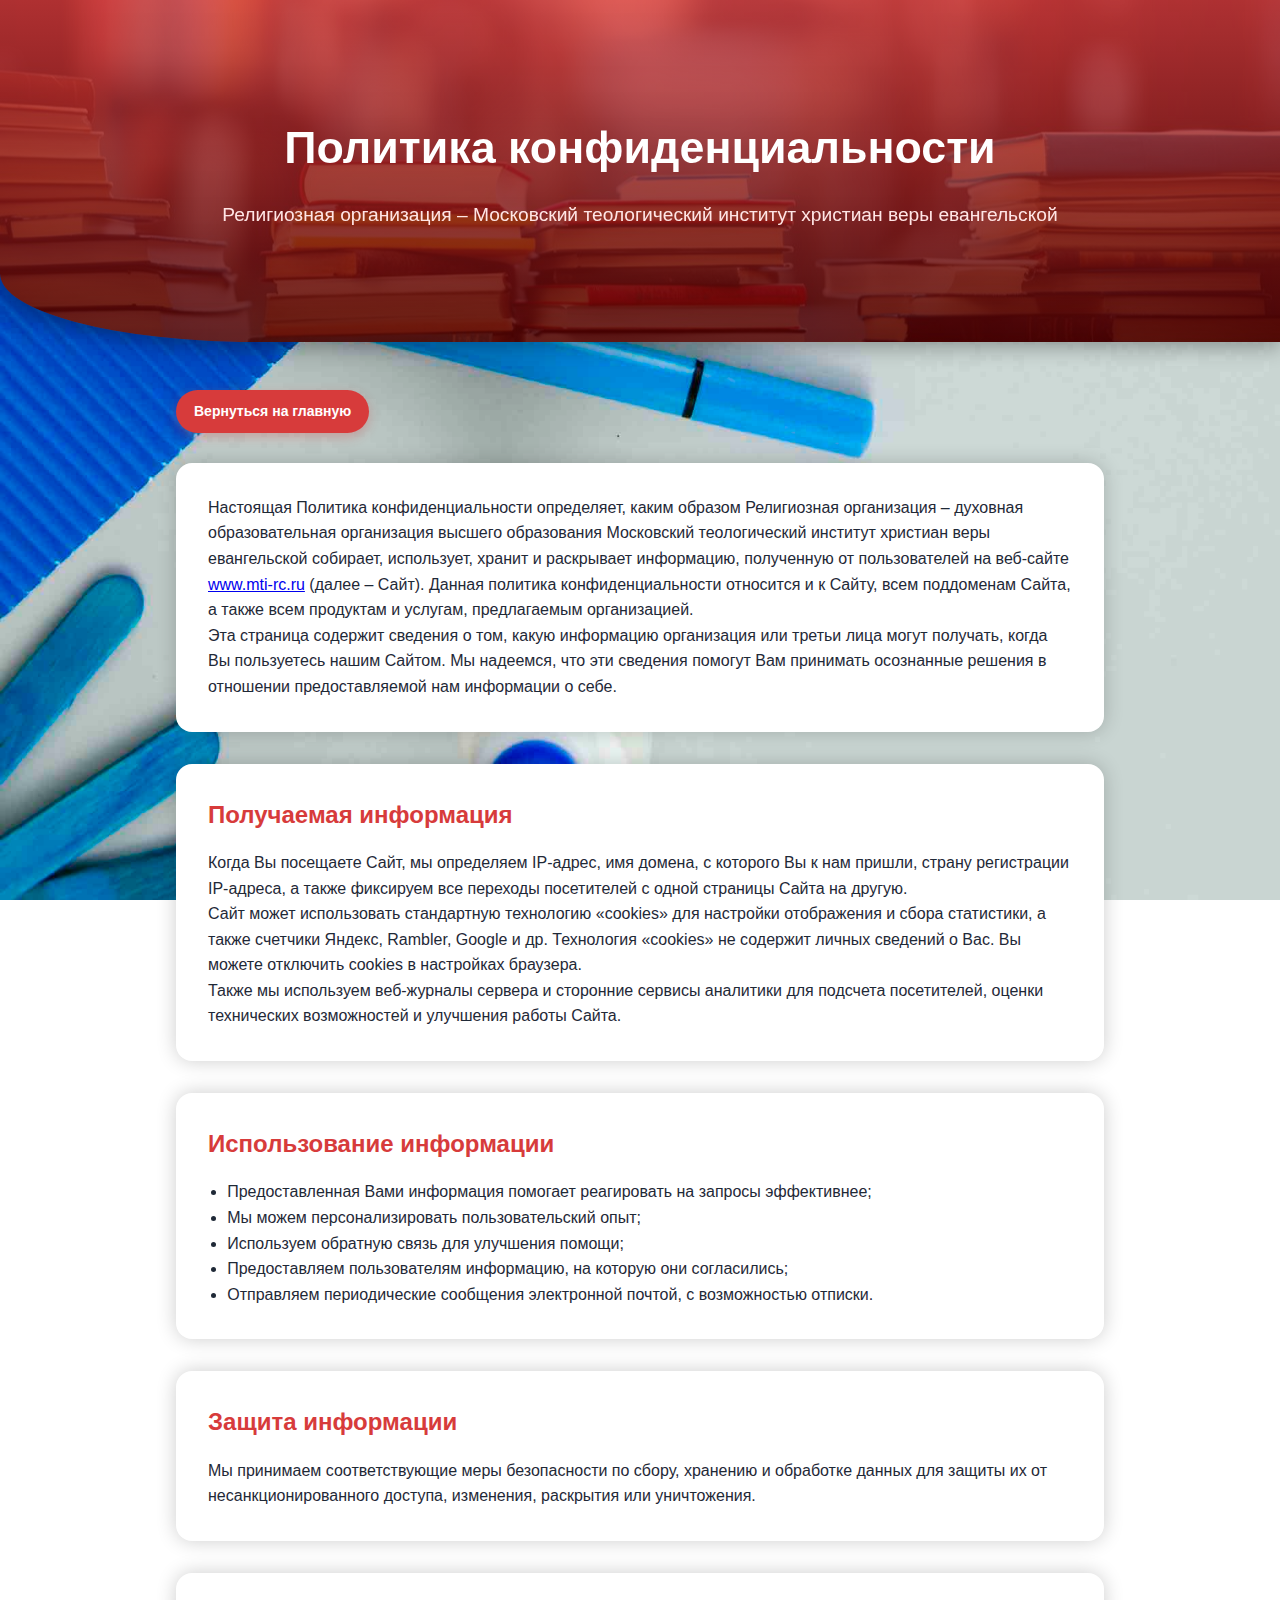
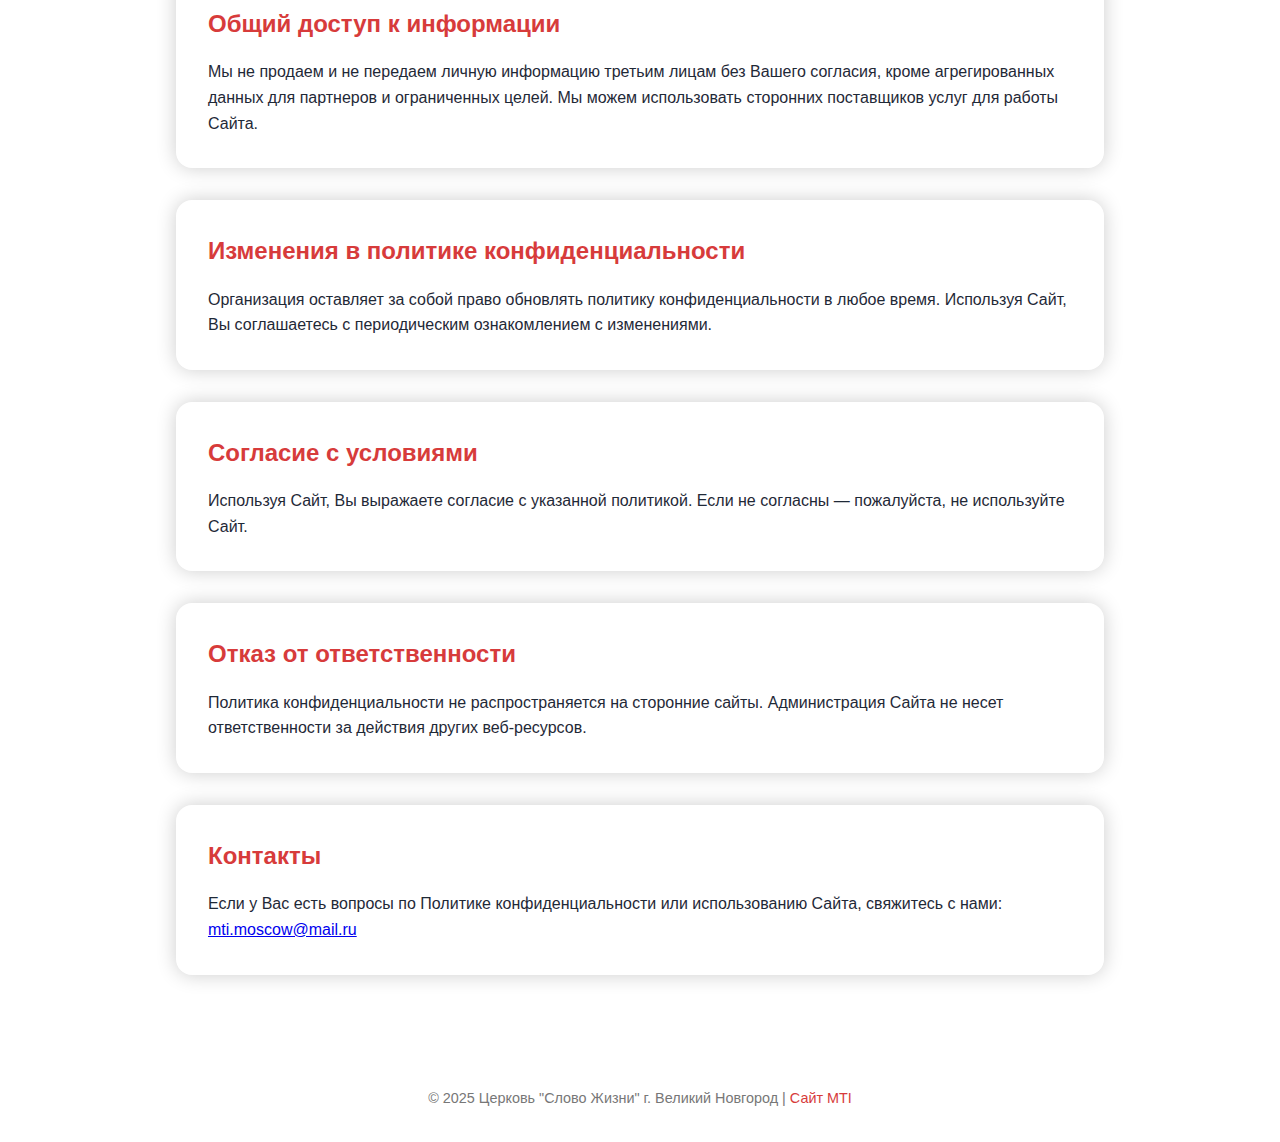
<file: privacy.html>
<!DOCTYPE html>
<html lang="ru">
<head>
<meta charset="UTF-8">
<meta name="viewport" content="width=device-width, initial-scale=1.0">
<title>Политика конфиденциальности</title>
<link rel="stylesheet" href="css/main.css"> <!-- твой CSS -->
</head>
<body>

<header>
  <h1>Политика конфиденциальности</h1>
  <p>Религиозная организация – Московский теологический институт христиан веры евангельской</p>
</header>

<div class="container">

  <!-- Кнопка возврата -->
  <a href="https://mtiekb.ru" class="back-button">Вернуться на главную</a>

  <section>
    <p class="wrap">
      Настоящая Политика конфиденциальности определяет, каким образом Религиозная организация – духовная образовательная организация высшего образования Московский теологический институт христиан веры евангельской собирает, использует, хранит и раскрывает информацию, полученную от пользователей на веб-сайте <a href="https://www.mti-rc.ru" target="_blank">www.mti-rc.ru</a> (далее – Сайт). Данная политика конфиденциальности относится и к Сайту, всем поддоменам Сайта, а также всем продуктам и услугам, предлагаемым организацией.
    </p>
    <p class="wrap">
      Эта страница содержит сведения о том, какую информацию организация или третьи лица могут получать, когда Вы пользуетесь нашим Сайтом. Мы надеемся, что эти сведения помогут Вам принимать осознанные решения в отношении предоставляемой нам информации о себе.
    </p>
  </section>

  <section>
    <h2>Получаемая информация</h2>
    <p class="wrap">
      Когда Вы посещаете Сайт, мы определяем IP-адрес, имя домена, с которого Вы к нам пришли, страну регистрации IP-адреса, а также фиксируем все переходы посетителей с одной страницы Сайта на другую.
    </p>
    <p class="wrap">
      Сайт может использовать стандартную технологию «cookies» для настройки отображения и сбора статистики, а также счетчики Яндекс, Rambler, Google и др. Технология «cookies» не содержит личных сведений о Вас. Вы можете отключить cookies в настройках браузера.
    </p>
    <p class="wrap">
      Также мы используем веб-журналы сервера и сторонние сервисы аналитики для подсчета посетителей, оценки технических возможностей и улучшения работы Сайта.
    </p>
  </section>

  <section>
    <h2>Использование информации</h2>
    <ul>
      <li>Предоставленная Вами информация помогает реагировать на запросы эффективнее;</li>
      <li>Мы можем персонализировать пользовательский опыт;</li>
      <li>Используем обратную связь для улучшения помощи;</li>
      <li>Предоставляем пользователям информацию, на которую они согласились;</li>
      <li>Отправляем периодические сообщения электронной почтой, с возможностью отписки.</li>
    </ul>
  </section>

  <section>
    <h2>Защита информации</h2>
    <p class="wrap">
      Мы принимаем соответствующие меры безопасности по сбору, хранению и обработке данных для защиты их от несанкционированного доступа, изменения, раскрытия или уничтожения.
    </p>
  </section>

  <section>
    <h2>Общий доступ к информации</h2>
    <p class="wrap">
      Мы не продаем и не передаем личную информацию третьим лицам без Вашего согласия, кроме агрегированных данных для партнеров и ограниченных целей. Мы можем использовать сторонних поставщиков услуг для работы Сайта.
    </p>
  </section>

  <section>
    <h2>Изменения в политике конфиденциальности</h2>
    <p class="wrap">
      Организация оставляет за собой право обновлять политику конфиденциальности в любое время. Используя Сайт, Вы соглашаетесь с периодическим ознакомлением с изменениями.
    </p>
  </section>

  <section>
    <h2>Согласие с условиями</h2>
    <p class="wrap">
      Используя Сайт, Вы выражаете согласие с указанной политикой. Если не согласны — пожалуйста, не используйте Сайт.
    </p>
  </section>

  <section>
    <h2>Отказ от ответственности</h2>
    <p class="wrap">
      Политика конфиденциальности не распространяется на сторонние сайты. Администрация Сайта не несет ответственности за действия других веб-ресурсов.
    </p>
  </section>

  <section>
    <h2>Контакты</h2>
    <p class="wrap">
      Если у Вас есть вопросы по Политике конфиденциальности или использованию Сайта, свяжитесь с нами: <a href="mailto:mti.moscow@mail.ru">mti.moscow@mail.ru</a>
    </p>
  </section>

</div>

<footer>
  &copy; 2025 Церковь "Слово Жизни" г. Великий Новгород | <a href="https://www.mti-rc.ru">Сайт MTI</a>
</footer>

</body>
</html>
</file>
<file: css/main.css>
* { box-sizing: border-box; margin: 0; padding: 0; }
    html, body { overflow-x: hidden; }
 /*body {
    font-family: 'Inter', sans-serif;
    color: #1f2937;
    line-height: 1.6;
    background: linear-gradient(to bottom, #fff5f5, #ffeaea); 
}*/
 body {
    font-family: 'Inter', sans-serif;
    color: #1f2937;
    line-height: 1.6;
    background: url('../img/textured_background_3_mobile.jpg') no-repeat center bottom fixed;
    background-size: cover;
    }

    /* Для мобильных */
    @media (max-width: 768px) {
    body {
    background: url('../img/textured_background_3_mobile.jpg') repeat center center;
    background-size: contain;       
    background-attachment: scroll; 
    }
    }

/*header {
    background: radial-gradient(ellipse at top left, #d73b3b 0%, #9e0000 60%, #4d0000 100%);
    color: white;
    padding: 4rem 1rem 3rem;
    text-align: center;
    box-shadow: 0 6px 20px rgba(0,0,0,0.25);
    border-bottom-left-radius: 20%;
    position: relative;
    overflow: hidden;
}*/

  header {
    background: 
    linear-gradient(rgba(215, 59, 59, 0.8), rgba(77, 0, 0, 0.85)), 
    url('../img/header_background.jpg') center/cover no-repeat;
    color: white;
    padding: 7rem 1rem 7rem; /* увеличил высоту */
    text-align: center;
    box-shadow: 0 6px 20px rgba(0,0,0,0.3);
    border-bottom-left-radius: 20%;
    position: relative;
    overflow: hidden;
}
    
    header h1 {
        font-size: 2.8rem;
        font-weight: 800;
        margin-bottom: 1rem;
/*        background: linear-gradient(to right, #fff, #ffb3b3);*/
      background: linear-gradient(to right, #fff, #fff);
        -webkit-background-clip: text;
        -webkit-text-fill-color: transparent;
    }
    header p {
        font-size: 1.2rem;
        color: #ffe5e5;
    }

    @media (max-width: 600px) {
        header h1 { font-size: 2rem; }
        header p { font-size: 1rem; }
        header { padding: 3rem 1rem 2rem; }
    }

    .container { max-width: 960px; margin: 2rem auto; padding: 1rem; }

    section {
        margin-bottom: 2rem;
        background: white;
        padding: 2rem;
        border-radius: 1rem;
        box-shadow: 0 0px 20px rgba(0,0,0,0.2);
    }

    h2 { color: #d73b3b; margin-bottom: 1rem; }
    ul { padding-left: 1.2rem; }
    .highlight {
        background: #ffe7e7;
        border-left: 5px solid #d73b3b;
        padding: 1rem;
        border-radius: 0.5rem;
        margin-top: 1rem;
    }

    .cards {
        display: grid;
        grid-template-columns: repeat(auto-fit, minmax(250px, 1fr));
        gap: 1rem;
        margin-top: 1rem;
    }
    .card {
        background: #fff5f5;
        border-radius: 0.75rem;
        padding: 1.2rem;
        box-shadow: 0 4px 12px rgba(0,0,0,0.3);
    }
    .card i { color: #d73b3b; margin-right: 0.5rem; }

    .accordion-toggle {
        display: flex;
        justify-content: space-between;
        align-items: center;
        width: 100%;
        background: #d73b3b;
        color: white;
        padding: 1rem 1.5rem;
        font-size: 1.05rem;
        border: none;
        border-radius: 0.5rem;
        cursor: pointer;
        margin-top: 1rem;
        text-align: left;
        box-shadow: 0 4px 12px rgba(0,0,0,0.3);
    }
    .accordion-toggle .arrow {
        border-right: 2px solid white;
        border-bottom: 2px solid white;
        width: 7px; height: 7px;
        transform: rotate(45deg);
        transition: transform 0.3s ease;
        flex-shrink: 0;
    }
    .accordion-toggle.open .arrow { transform: rotate(-135deg); }

    .accordion-content {
        max-height: 0;
        overflow: hidden;
        transition: max-height 0.5s ease, padding 0.5s ease;
        margin-top: 0.5rem;
        padding: 0 0;
        display: flex;
        flex-wrap: wrap;
        gap: .5rem;
        align-items: flex-start;
        flex-direction: column;
    }
    #founder .accordion-content { flex-direction: row; }
    .accordion-content.open { max-height: 2000px; padding: 1rem 0 0; }

    .author-photo { flex: 0 0 150px; }
    .author-photo img { width: 150px; height: 150px; object-fit: cover; border-radius: 100%; box-shadow: 0 4px 12px rgba(0,0,0,0.2); }
    .author-details { flex: 1; }

    @media (max-width: 600px) {
        .accordion-content { flex-direction: column; flex-wrap: nowrap; gap: .5rem; }
        .author-photo { flex: none; margin: 0 auto; }
        .author-details { width: 100%; }
    }

    footer {
        text-align: center;
        font-size: 0.9rem;
        color: #777;
        padding: 2rem;
    }
    @media screen and (max-width: 768px) { footer { color: #777; } }
    footer a { color: #d73b3b; text-decoration: none; }

    .accordion-content img {
        max-width: 100%;
        height: auto;
        border-radius: 6px;
        border: 1px solid #ddd;
        cursor: zoom-in;
        margin-bottom: 10px;
    }

    .lightbox {
        position: fixed; top:0; left:0; width:100%; height:100%;
        background: rgba(0,0,0,0.8); display:flex;
        justify-content:center; align-items:center;
        opacity:0; visibility:hidden;
        transition: opacity 0.3s ease; z-index:9999;
    }
    .lightbox.active { opacity:1; visibility:visible; }
    .lightbox img { max-width:90%; max-height:90%; border-radius:8px; box-shadow:0 0 20px rgba(0,0,0,0.5); }
    .lightbox-close { position:absolute; top:20px; right:30px; font-size:28px; color:#fff; cursor:pointer; }

    .licenses img {
      max-width: 200px;
    }


   @media (max-width: 600px) {
  /* Заголовки и тексты */
  h1 { font-size: 2rem; }       /* было 2.8rem */
  h2 { font-size: 1.4rem; }     /* было 1.7rem */
  p { font-size: 0.9rem; }      /* было 1.2rem */
  
  /* Карточки */
  .card { font-size: 0.9rem; }

  /* Аккордеоны */
  .accordion-content_founder, 
  .accordion-content { font-size: 0.9rem; } 
  .accordion-toggle {
    font-size: 0.9rem; 
  }  
  @media (max-width: 600px) {
  #docs .accordion-content_founder,
  #docs .accordion-content {
    font-size: 0.8rem;
  }
  #docs .accordion-toggle {
    font-size: 0.8rem;
  }
}

  
  /* Остальные элементы */
  header { padding: 5rem 1rem 5rem; }
  .author-details { font-size: 0.9rem; }
}

.wrap {
   white-space: normal;
  word-break: keep-all;
}




.chat-widget {
  position: fixed;
  bottom: 20px;
  right: 20px;
  z-index: 9999;
  display: flex;
  flex-direction: column;
  align-items: center;
}

.chat-toggle {
  background: #d73b3b;
  color: white;
  border: none;
  width: 55px;
  height: 55px;
  border-radius: 50%;
  font-size: 22px;
  cursor: pointer;
  box-shadow: 0 4px 10px rgba(0,0,0,0.3);
  display: flex;
  align-items: center;
  justify-content: center;
  transition: background 0.3s ease;
}

.chat-toggle:hover {
  background: #a80000;
}

.chat-contacts {
  display: flex;
  flex-direction: column;
  align-items: center;
  margin-bottom: 10px;
  opacity: 0;
  transform: translateY(20px);
  pointer-events: none;
  transition: all 0.3s ease;
}

.chat-contacts a {
  background: white;
  color: #d73b3b;
  border-radius: 50%;
  width: 45px;
  height: 45px;
  margin: 6px 0;
  display: flex;
  align-items: center;
  justify-content: center;
  font-size: 20px;
  box-shadow: 0 3px 8px rgba(0,0,0,0.25);
  transition: transform 0.2s ease;
  text-decoration: none;
}

.chat-contacts a:hover {
  transform: scale(1.15);
}

.chat-widget.open .chat-contacts {
  opacity: 1;
  transform: translateY(0);
  pointer-events: auto;
}



.apply-button {
  position: fixed;
  top: 50%;
  right: 0;
  transform: translateY(-60%);
  background: #d73b3b;
  color: white;
  padding: 12px 8px;
  border-radius: 8px 0 0 8px;
  font-weight: 600;
  text-decoration: none;
  font-family: 'Inter', sans-serif;
  box-shadow: 0 4px 10px rgba(0,0,0,0.3);
  transition: background 0.3s ease, transform 0.2s ease;
  z-index: 9999;
  writing-mode: vertical-rl;
  text-orientation: mixed;
}

.apply-button:hover {
  background: #a80000;
  transform: translateY(-60%) scale(1.02);
}










/* ============== */
/* popup_mti */
/* ============== */
.popup__bg_mti {
    position: fixed;
    top: 0;
    left: 0;
    width: 100%;
    height: 100vh;
    background: rgba(35, 59, 71, 0.714);
    opacity: 0; 
    pointer-events: none; 
    transition: 0.5s all;
    z-index: 99999;
    backdrop-filter: blur(4px);
}

.popup__bg_mti.active { 
    opacity: 1; 
    pointer-events: all;
    transition: 0.5s all;
}

/*.popup_mti {
    position: absolute;
    top: 50%;
    left: 50%;
    transform: translate(-50%, -50%) scale(0); 
    background: #000000c1;
    width: 400px;
    padding: 25px;
    transition: 0.5s all;
}

.popup_mti.active { 
    transform: translate(-50%, -50%) scale(1) !important; 
    transition: 0.5s all;
}*/

.popup_mti {
    position: absolute;
    top: 50%;
    left: 50%;
    transform: translate(-50%, -55%); /* чуть выше */
    opacity: 0; /* полностью прозрачный */
    background: #000000c1;
    width: 400px;
    padding: 25px;
    transition: opacity 1.4s ease, transform 0.4s ease;
    will-change: opacity, transform;
}

.popup_mti.active {
    transform: translate(-50%, -50%); /* плавный сдвиг вниз */
    opacity: 1; /* проявление */
}


@media screen and (max-width: 470px) {
  .popup_mti.active {
    width: 90%;
  }
}

.close-popup_mti {
    position: absolute;
    top: 10px;
    right: 10px;
    cursor: pointer;
}

.popup_mti label {
    width: 100%;
    margin-bottom: 10px;
    display: flex;
    flex-direction: column-reverse;
}

.popup_mti .label__text {
    font-size: 14px;
    font-weight: 300;
    color: #cfd0d3;
    margin-bottom: 5px;
    line-height: 20px;
}

.popup_mti input {
    height: 45px;
    font-size: 18px;
    outline: none;
    border: 1px solid #cfd0d3;
    border-radius: 0.5em;
    padding: 18px;
    background: transparent;
    transition: 0.5s all;
    color: white;
}

.radio-group {
  display: flex;
  flex-direction: column;
  align-items: flex-start;
  gap: 8px;
  margin-top: 6px;
}

.radio-option {
  display: flex;
  align-items: center;
  gap: 8px;
  color: white;
  font-size: 14px;
}

.radio-option input[type="radio"] {
  accent-color: #d73b3b;
  width: 16px;
  height: 16px;
  cursor: pointer;
}

.radio-group label {
    width: 10%;
}

.popup_mti input:focus {
    border: 1px solid #d73b3b;
    box-shadow: 0 0 10px #d73b3b;
    background: transparent;
    transition: 0.5s all;
}

.popup_mti input:focus + .label__text {
    color: #d73b3b;
}

.popup_mti input:focus + .calendar-icon {
/*  filter: drop-shadow(1px 1px 1px #d73b3b);*/
}

.popup_mti textarea {
    resize: none;
    width: 100%;
    height: 150px;
    outline: none;
    border: 1px solid #cfd0d3;
    border-radius: 0.5em;
    font-size: 18px;
    padding: 10px;
    background: transparent;
    color: white;
}

.popup_mti textarea:focus {
    border-bottom: 1px solid #d73b3b;
    border: 1px solid #d73b3b;
    box-shadow: 0 0 10px #d73b3b;
    background: transparent;
    transition: 0.5s all;
}

.popup_mti textarea:focus + .label__text {
    color: #d73b3b;
}

.popup_mti button {
    width: 100%;
    height: 45px;
    display: flex;
    align-items: center;
    justify-content: center;
    color: #000000;
    font-size: 14px;
    background: #d73b3b;
    cursor: pointer;
    transition: 0.5s all;
    line-height: 1.75em;
    font-weight: 400;
    border-radius: 5px;
    letter-spacing: 2px;
}

.popup_mti button:hover {
    background: #b92f2f;
    color: #fff;
    transition: 0.5s all;
}

/* ============== */
/* end popup_mti */
/* ============== */

.hidden_form_item {
  display: none;
}

textarea::placeholder {
  font-size: 12px;
  line-height: 20px;
  color: #dfdfdfa6;
}

div.privacy_policy {
  font-size: 10px;
  line-height: 16px;
  color: white;
}

#contact input {
    padding-left: 10px;
}
#contact input:focus {
    border-radius: 0.5em;
}

.popup_mti {
  max-height: 90vh;
  overflow-y: auto;
  padding: 20px;
  background: rgba(0, 0, 0, 0.8);
  border-radius: 10px;
}
.popup_service {
  max-height: 90vh;
  overflow-y: auto;
  padding: 20px;
  background: rgba(0, 0, 0, 0.8);
  border-radius: 10px;
}
.popup_receipt {
  max-height: 90vh;
  overflow-y: auto;
  padding: 20px;
  background: rgba(0, 0, 0, 0.8);
  border-radius: 10px;
}

.scrollable-form {
  display: flex;
  flex-direction: column;
  gap: 10px;
}

.payment_info {
  color: white;
  font-size: 14px;
  margin-bottom: 15px;
  line-height: 1.5;
}

.privacy_policy {
  color: white;
  font-size: 16px;
  margin-top: 10px;
}

/* Форма регистрации. Иконка календаря */
.date-container {
  position: relative;
  display: flex;
  flex-direction: column-reverse;
}

.date-container input[type="date"] {
  width: 100%;
}

.calendar-icon {
  width: 20px;
  position: absolute;
  right: 10px;
  top: 67%;
  transform: translateY(-50%);
  color: #d73b3b;
  cursor: pointer;
}

/*html.lock-scroll,
body.lock-scroll {
  overflow: hidden;
  height: 100%;
  touch-action: none;
}*/

html.lock-scroll,
body.lock-scroll {
  position: fixed;
  overflow: hidden;
  width: 100%;
}


/* Стили для уведомления (pop-up) */
.popup-notification {
  display: none;
  position: fixed;
  top: 50%;
  left: 50%;
  transform: translate(-50%, -50%);
  background-color: rgba(0, 0, 0, 0.8);
  color: white;
  padding: 20px;
  border-radius: 8px;
  z-index: 9999;
  text-align: center;
  width: 300px;
}

.popup-content p {
  font-size: 16px;
  margin-bottom: 20px;
}

.popup-close-btn {
  background-color: #d73b3b;
  color: white;
  border: none;
  padding: 10px;
  border-radius: 5px;
  cursor: pointer;
  font-size: 14px;
}

.popup-close-btn:hover {
  background-color: #b92f2f;
}

/* Стили для уведомления (mainreg pop-up) */
.mainreg-popup-notification {
  display: none;
  position: fixed;
  top: 50%;
  left: 50%;
  transform: translate(-50%, -50%);
  background-color: rgba(0, 0, 0, 0.9);
  color: white;
  padding: 20px;
  border-radius: 8px;
  z-index: 9999;
  text-align: center;
  width: 300px;
}

.mainreg-popup-content p {
  font-size: 16px;
  margin-bottom: 20px;
}

.mainreg-popup-close-btn {
  background-color: #d73b3b;
  color: white;
  border: none;
  padding: 10px;
  border-radius: 5px;
  cursor: pointer;
  font-size: 14px;
}

.mainreg-popup-close-btn:hover {
  background-color: #b92f2f;
}

/* Стили для select */
.popup_mti select {
  height: 45px;
  font-size: 14px;
  outline: none;
  border: 1px solid #cfd0d3;
  border-radius: 0.5em;
  padding: 10px 18px;
  background: transparent;
  color: white;
  appearance: none;
  -webkit-appearance: none;
  -moz-appearance: none;
  transition: 0.5s all;
  position: relative;
  background-image: url('img/arrow-down.svg');
  background-repeat: no-repeat;
  background-position: right 10px center;
  background-size: 12px;
}

.popup_mti select:focus {
  border: 1px solid #d73b3b;
  box-shadow: 0 0 10px #d73b3b;
  transition: 0.5s all;
}

.popup_mti option {
  background-color: #233b47;
  color: white;
  font-size: 16px;
}

.popup_mti select option:hover {
  background-color: #b92f2f;
  color: #fff;
}

/* уведомления application-info */
@media screen and (max-width: 1240px) {
  .application-info {
    width: 90%;
  }
}
@media screen and (max-width: 576px) {
  .elementor-widget-icon-box, .application-info_2 {
    margin: 10px auto;
  }
  .application-info_1 {
    margin: 20px auto;
  }
  #registrationForm {
    padding-bottom: 90px;
  }
}

/* подвал footer */
.elementor-element-349802a,
.elementor-element-33c4dab {
  padding-left: 5%;
  padding-right: 5%;
}
.elementor-element-33c4dab {
  padding-top: 30px;
}

@media screen and (max-width: 768px) {
  .popup_mti, .popup_service, .popup_receipt {
    padding: 20px 20px 80px 20px;
  }
/* select */
.popup_mti select option {
  white-space: normal; /* чтобы текст переносился внутри выпадающего списка */
}
.popup_mti select {
  width: 100%;
  max-width: 100%;
  overflow: hidden;
  text-overflow: ellipsis;
  white-space: nowrap;
}
}

.section_shadow_grafit {
  box-shadow: 5px 5px 10px rgba(33, 33, 33, 0.6);
  animation: glow 3s ease-in-out infinite;
}

.section_shadow {
  box-shadow: 0px 0px 10px rgba(215, 59, 59, 0.6);
  animation: glow 3s ease-in-out infinite;
}

.section_shadow_top {
  box-shadow: 0px 0px 10px rgba(215, 59, 59, 0.6);
  animation: glow 3s ease-in-out infinite;
}

/* Подсветка активного details */
details[open] {
  box-shadow: 0px 0px 10px rgba(215, 59, 59, 0.6);
  animation: glow 3s ease-in-out infinite;
}

/* carousel reviews bullets dots */
.swiper-pagination-bullet {
  background-color: rgba(215, 59, 59, 0.3);
  opacity: 1;
}

.swiper-pagination-bullet-active {
  background-color: #d73b3b;
}

/* кнопка связи в углу */
.charge-button {
  position: fixed;
  bottom: 24px;
  right: 24px;
  width: 60px;
  height: 60px;
  background: linear-gradient(135deg, #d73b3b, #b92f2f);
  border-radius: 50%;
  display: flex;
  align-items: center;
  justify-content: center;
  box-shadow: 0 8px 20px rgba(215, 59, 59, 0.4);
  text-decoration: none;
  transition: transform 0.2s ease, box-shadow 0.2s ease;
  z-index: 9999;
  animation: pulse 2s infinite;
}

.charge-button:hover {
  transform: scale(1.1);
  box-shadow: 0 10px 24px rgba(215, 59, 59, 0.6);
}

.charge-icon {
  width: 28px;
  height: 28px;
}

@keyframes pulse {
  0% {
    transform: scale(1);
    box-shadow: 0 0 0 0 rgba(215, 59, 59, 0.5);
  }
  70% {
    transform: scale(1.05);
    box-shadow: 0 0 0 12px rgba(215, 59, 59, 0);
  }
  100% {
    transform: scale(1);
    box-shadow: 0 0 0 0 rgba(215, 59, 59, 0);
  }
}

/* back to website */
.back-button {
  display: inline-block;
  margin-bottom: 30px;
  background-color: #d73b3b;
  color: white;
  padding: 10px 18px;
  border-radius: 30px;
  text-decoration: none;
  font-weight: 600;
  font-size: 14px;
  box-shadow: 0 4px 12px rgba(215, 59, 59, 0.3);
  transition: background-color 0.2s ease;
}

.back-button:hover {
  background-color: #b92f2f;
}

/* navbar исчезает появляется */
header {
  transition: transform 0.3s ease-in-out;
  will-change: transform;
}
header.hide {
  transform: translateY(-100%);
}
header.show {
  transform: translateY(0);
}


.privacy_policy {
  font-size: 12px;
  line-height: 1.5;
  color: #cfd0d3;
  margin-top: 15px;
  text-align: left;
}

.privacy_policy a {
  color: #d73b3b;
  text-decoration: underline;
}

.privacy_policy a:hover {
  color: #b92f2f;
}

.submit-btn {
  width: 100%;
  height: 45px;
  display: flex;
  align-items: center;
  justify-content: center;
  color: #fff;
  font-size: 14px;
  background: #d73b3b;
  cursor: pointer;
  transition: 0.3s ease;
  line-height: 1.5;
  font-weight: 600;
  border-radius: 25px;
  border: none;
  letter-spacing: 1px;
  margin-top: 20px;
}

.submit-btn:hover {
  background: #b92f2f;
}



#check {
  display: flex;
  align-items: center;
  gap: 8px;
  font-size: 12px;
  color: #cfd0d3;
  cursor: pointer;
  user-select: none;
  width: auto; 
  flex-direction: row;
}

label#check input[type="checkbox"] {
  appearance: none;
  -webkit-appearance: none;
  width: 8px; 
  height: 8px;
  min-width: 8px; 
  min-height: 8px;
  border: 2px solid #cfd0d3;
  border-radius: 4px;
  background: transparent;
  cursor: pointer;
  position: relative;
  transition: all 0.2s ease;
}

.checkbox-label input[type="checkbox"]:checked {
  background-color: #d73b3b;
  border-color: #d73b3b;
}

.checkbox-label input[type="checkbox"]:checked::after {
  content: "✔";
  position: absolute;
  top: 50%;
  left: 50%;
  transform: translate(-50%, -55%);
  font-size: 12px;
  color: white;
}

/* Подсветка при наведении */
.checkbox-label input[type="checkbox"]:hover {
  box-shadow: 0 0 4px rgba(215, 59, 59, 0.6);
}


#sendButton_mti {
  padding: 20px 0px !important;
}

#founder {
  background: transparent !important;
  box-shadow: none !important;
  padding: 0 !important;
}
@media screen and (max-width: 768px){
#founder .accordion-content {
  flex-direction: column !important;
}
}





.sub-accordion-content ol li {
  list-style: disc;
}





.button_mti {
  background: linear-gradient(135deg, #d73b3b, #b92f2f);
  color: #fff;
  border: none;
  padding: 12px 22px;
  margin-top: 15px;
  border-radius: 25px;
  cursor: pointer;
  font-size: 15px;
  font-weight: 600;
  letter-spacing: 1px;
  box-shadow: 0 4px 12px rgba(215, 59, 59, 0.3);
  transition: transform 0.2s ease, background 0.3s ease, box-shadow 0.3s ease;
}

.button_mti:hover {
  background: linear-gradient(135deg, #b92f2f, #8b1a1a);
  transform: scale(1.05);
  box-shadow: 0 6px 16px rgba(215, 59, 59, 0.5);
}























button, a, .accordion-toggle, .open-popup_mti {
    touch-action: manipulation;
    -webkit-tap-highlight-color: transparent;
    cursor: pointer;
}






/* aaa */
</file>
